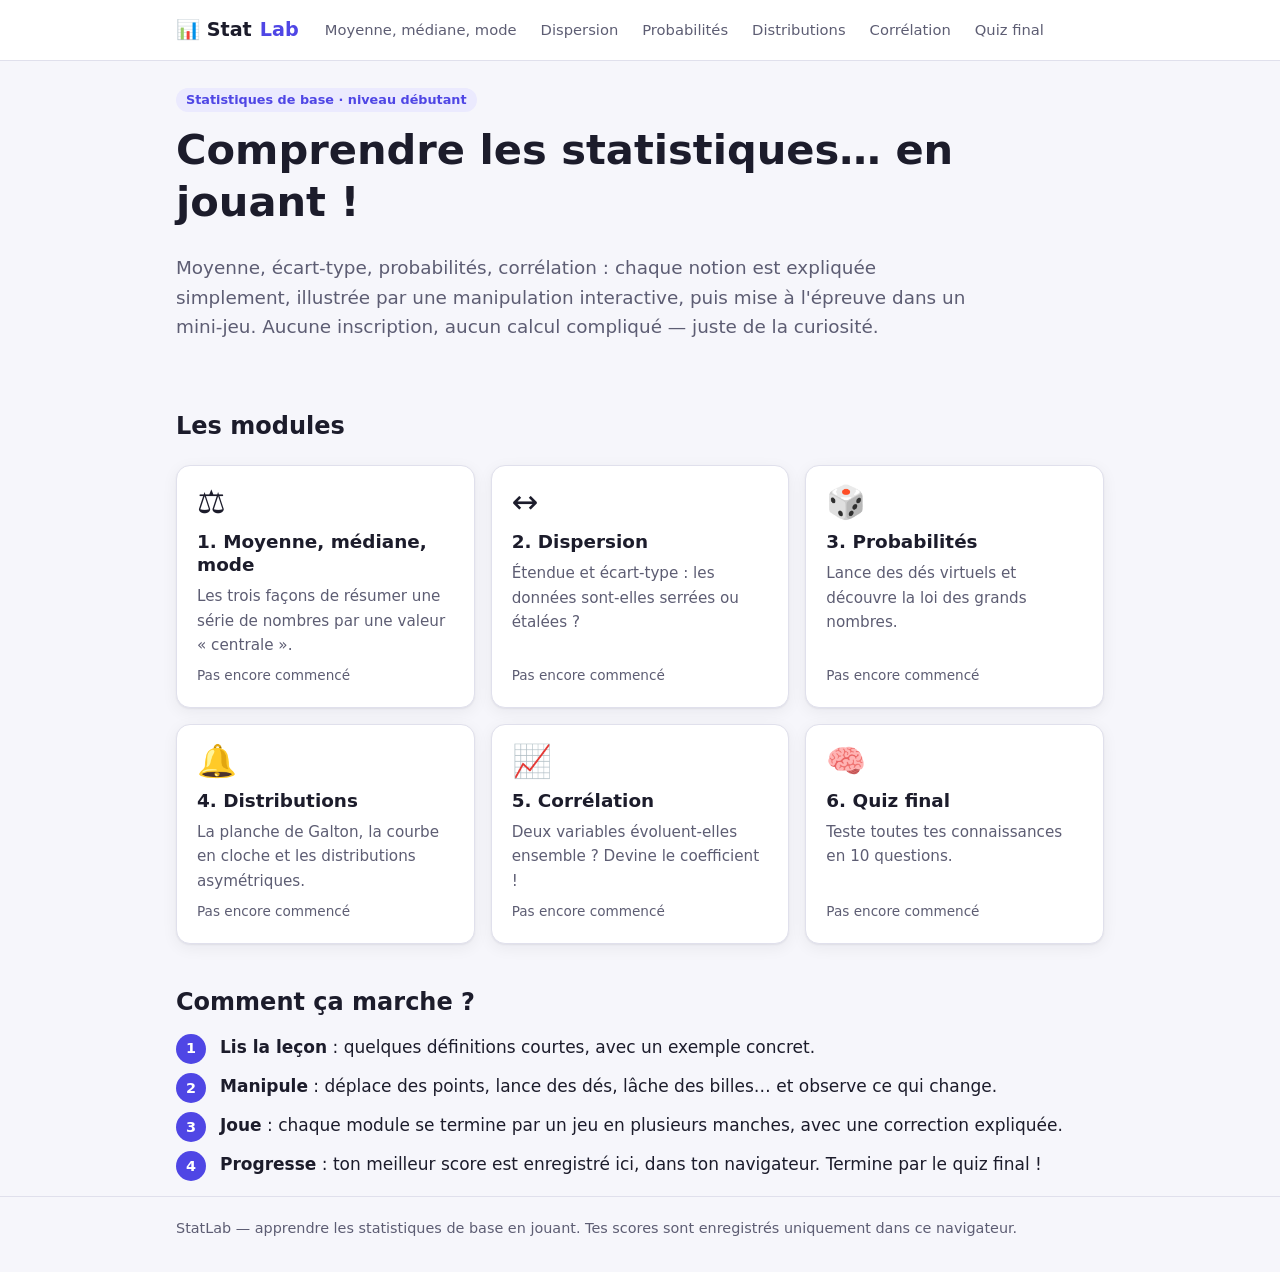
<file: index.html>
<!doctype html>
<html lang="fr">
<head>
  <meta charset="utf-8">
  <meta name="viewport" content="width=device-width, initial-scale=1">
  <title>StatLab — Les statistiques en jouant</title>
  <meta name="description" content="Apprendre les notions de base des statistiques grâce à des mini-jeux interactifs.">
  <link rel="stylesheet" href="css/style.css">
  <link rel="icon" href="data:image/svg+xml,<svg xmlns='http://www.w3.org/2000/svg' viewBox='0 0 100 100'><text y='.9em' font-size='90'>📊</text></svg>">
</head>
<body>
  <header id="site-header"></header>

  <main class="container">
    <section class="hero">
      <span class="tag">Statistiques de base · niveau débutant</span>
      <h1 style="margin-top:12px">Comprendre les statistiques… en jouant&nbsp;!</h1>
      <p class="lead">
        Moyenne, écart-type, probabilités, corrélation : chaque notion est expliquée simplement,
        illustrée par une manipulation interactive, puis mise à l'épreuve dans un mini-jeu.
        Aucune inscription, aucun calcul compliqué — juste de la curiosité.
      </p>
    </section>

    <section>
      <h2>Les modules</h2>
      <div class="modules" id="modules"></div>
    </section>

    <section>
      <h2>Comment ça marche&nbsp;?</h2>
      <ol class="steps">
        <li><strong>Lis la leçon</strong> : quelques définitions courtes, avec un exemple concret.</li>
        <li><strong>Manipule</strong> : déplace des points, lance des dés, lâche des billes… et observe ce qui change.</li>
        <li><strong>Joue</strong> : chaque module se termine par un jeu en plusieurs manches, avec une correction expliquée.</li>
        <li><strong>Progresse</strong> : ton meilleur score est enregistré ici, dans ton navigateur. Termine par le quiz final&nbsp;!</li>
      </ol>
    </section>
  </main>

  <footer id="site-footer"></footer>

  <script src="js/common.js"></script>
  <script>
    document.addEventListener('DOMContentLoaded', () => {
      const box = document.getElementById('modules');
      MODULES.forEach((m, i) => {
        const best = Progress.best(m.id);
        const badge = best
          ? el('span', { class: 'badge done' }, [`✓ Meilleur score : ${fmt(best.score, 0)} / ${fmt(best.max, 0)}`])
          : el('span', { class: 'badge' }, ['Pas encore commencé']);
        box.append(el('a', { class: 'module-card', href: m.href }, [
          el('span', { class: 'emoji', 'aria-hidden': 'true' }, [m.emoji]),
          el('h3', {}, [`${i + 1}. ${m.titre}`]),
          el('p', {}, [m.resume]),
          badge,
        ]));
      });
    });
  </script>
</body>
</html>
</file>
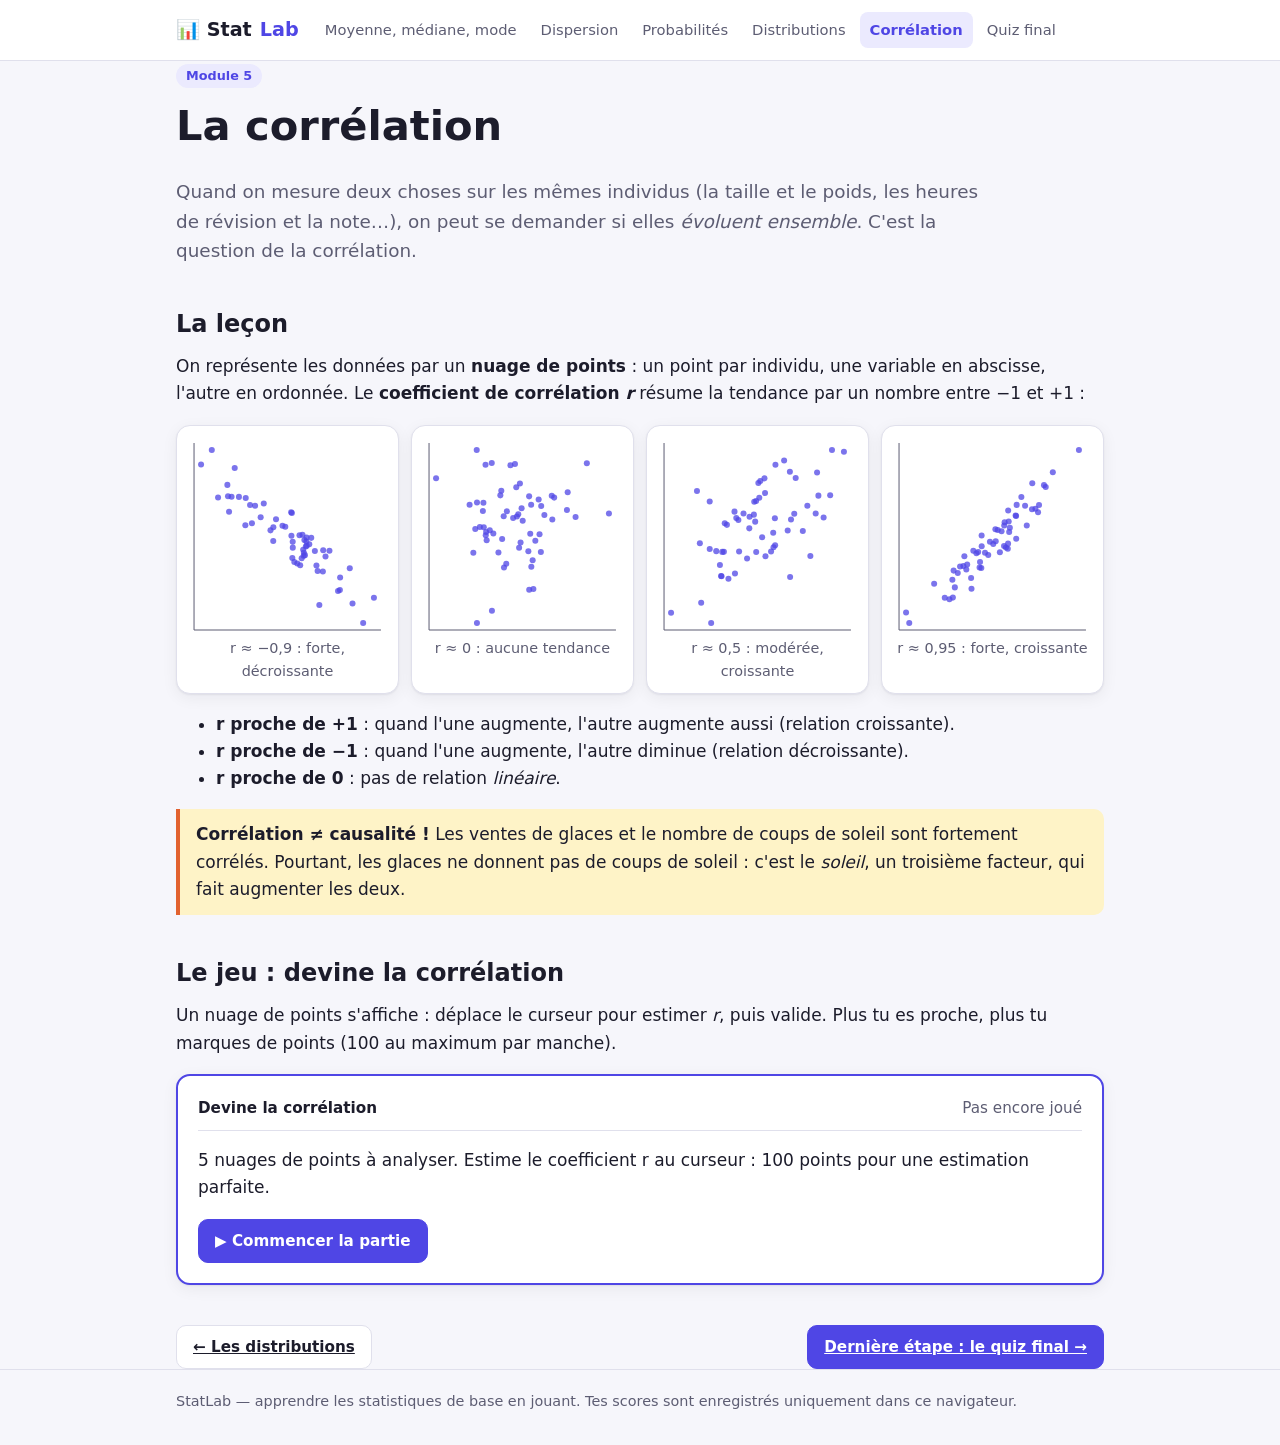
<file: correlation.html>
<!doctype html>
<html lang="fr">
<head>
  <meta charset="utf-8">
  <meta name="viewport" content="width=device-width, initial-scale=1">
  <title>Corrélation — StatLab</title>
  <link rel="stylesheet" href="css/style.css">
  <link rel="icon" href="data:image/svg+xml,<svg xmlns='http://www.w3.org/2000/svg' viewBox='0 0 100 100'><text y='.9em' font-size='90'>📊</text></svg>">
</head>
<body>
  <header id="site-header"></header>

  <main class="container">
    <span class="tag">Module 5</span>
    <h1 style="margin-top:12px">La corrélation</h1>
    <p class="lead">
      Quand on mesure deux choses sur les mêmes individus (la taille et le poids, les heures de révision et la note…),
      on peut se demander si elles <em>évoluent ensemble</em>. C'est la question de la corrélation.
    </p>

    <h2>La leçon</h2>
    <p>
      On représente les données par un <strong>nuage de points</strong>&nbsp;: un point par individu, une variable en abscisse, l'autre en ordonnée.
      Le <strong>coefficient de corrélation <em>r</em></strong> résume la tendance par un nombre entre −1 et +1&nbsp;:
    </p>
    <div class="mini-scatters" id="mini-scatters"></div>
    <ul>
      <li><strong>r proche de +1</strong>&nbsp;: quand l'une augmente, l'autre augmente aussi (relation croissante).</li>
      <li><strong>r proche de −1</strong>&nbsp;: quand l'une augmente, l'autre diminue (relation décroissante).</li>
      <li><strong>r proche de 0</strong>&nbsp;: pas de relation <em>linéaire</em>.</li>
    </ul>

    <div class="callout warn">
      <strong>Corrélation ≠ causalité&nbsp;!</strong> Les ventes de glaces et le nombre de coups de soleil sont fortement corrélés.
      Pourtant, les glaces ne donnent pas de coups de soleil&nbsp;: c'est le <em>soleil</em>, un troisième facteur, qui fait augmenter les deux.
    </div>

    <h2>Le jeu : devine la corrélation</h2>
    <p>
      Un nuage de points s'affiche&nbsp;: déplace le curseur pour estimer <em>r</em>, puis valide.
      Plus tu es proche, plus tu marques de points (100 au maximum par manche).
    </p>
    <div id="game"></div>

    <nav class="next-module">
      <a class="btn" href="distribution.html">← Les distributions</a>
      <a class="btn btn-primary" href="quiz.html">Dernière étape : le quiz final →</a>
    </nav>
  </main>

  <footer id="site-footer"></footer>

  <script src="js/common.js"></script>
  <script src="js/correlation.js"></script>
</body>
</html>
</file>
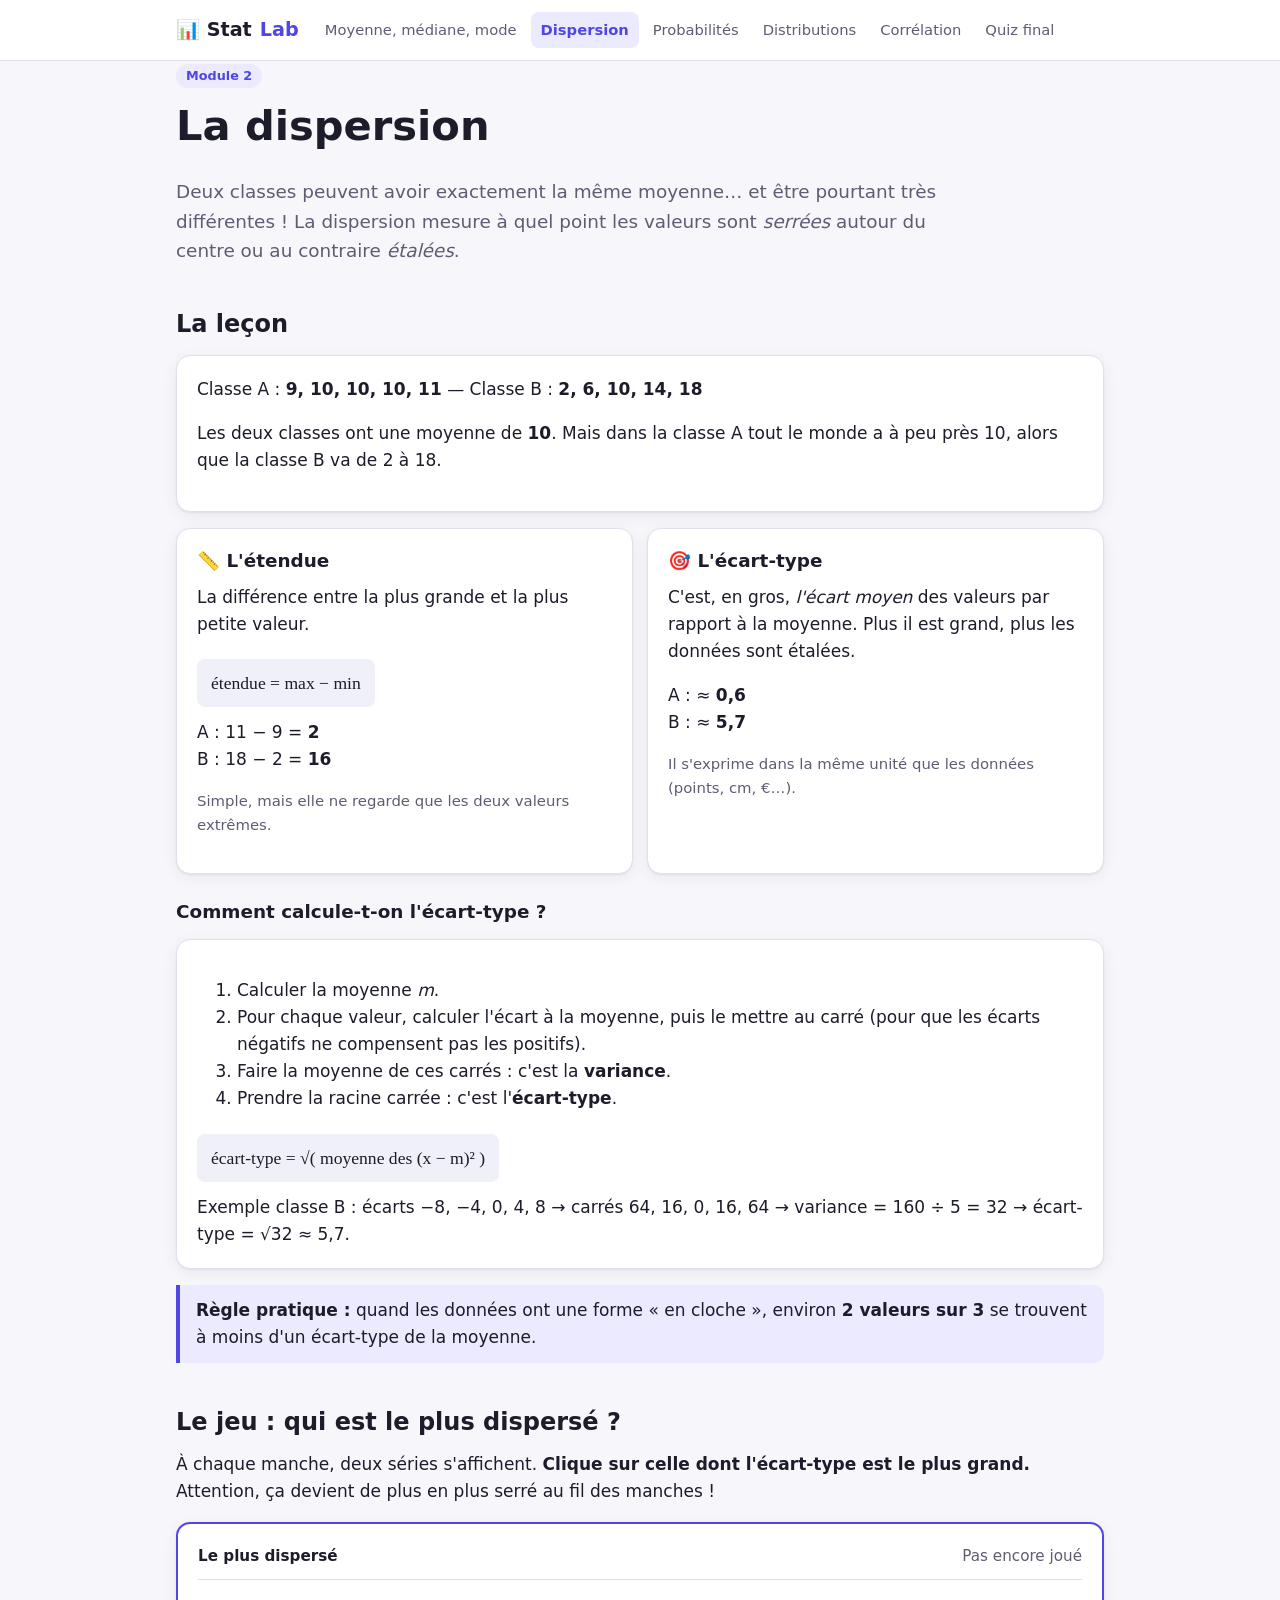
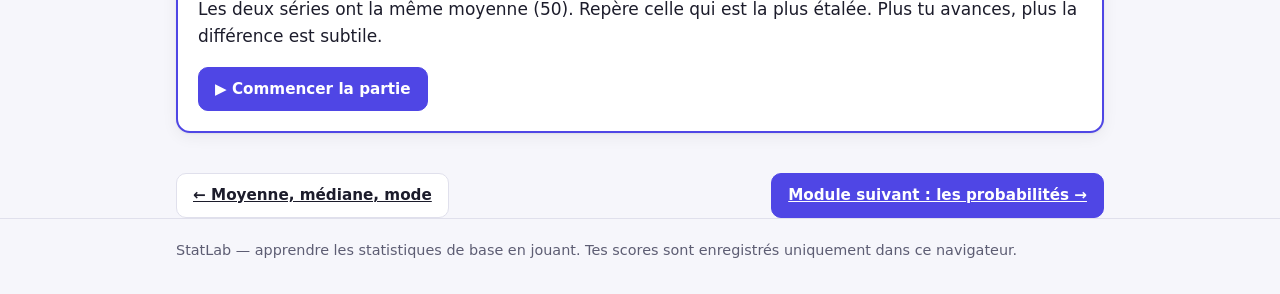
<file: dispersion.html>
<!doctype html>
<html lang="fr">
<head>
  <meta charset="utf-8">
  <meta name="viewport" content="width=device-width, initial-scale=1">
  <title>Dispersion — StatLab</title>
  <link rel="stylesheet" href="css/style.css">
  <link rel="icon" href="data:image/svg+xml,<svg xmlns='http://www.w3.org/2000/svg' viewBox='0 0 100 100'><text y='.9em' font-size='90'>📊</text></svg>">
</head>
<body>
  <header id="site-header"></header>

  <main class="container">
    <span class="tag">Module 2</span>
    <h1 style="margin-top:12px">La dispersion</h1>
    <p class="lead">
      Deux classes peuvent avoir exactement la même moyenne… et être pourtant très différentes&nbsp;!
      La dispersion mesure à quel point les valeurs sont <em>serrées</em> autour du centre ou au contraire <em>étalées</em>.
    </p>

    <h2>La leçon</h2>
    <div class="card">
      <p>Classe A : <strong>9, 10, 10, 10, 11</strong> — Classe B : <strong>2, 6, 10, 14, 18</strong></p>
      <p>Les deux classes ont une moyenne de <strong>10</strong>. Mais dans la classe A tout le monde a à peu près 10, alors que la classe B va de 2 à 18.</p>
    </div>

    <div class="def-grid">
      <div class="card">
        <h3>📏 L'étendue</h3>
        <p>La différence entre la plus grande et la plus petite valeur.</p>
        <div class="formula">étendue = max − min</div>
        <p>A : 11 − 9 = <strong>2</strong><br>B : 18 − 2 = <strong>16</strong></p>
        <p style="font-size:.93rem;color:var(--muted)">Simple, mais elle ne regarde que les deux valeurs extrêmes.</p>
      </div>
      <div class="card">
        <h3>🎯 L'écart-type</h3>
        <p>C'est, en gros, <em>l'écart moyen</em> des valeurs par rapport à la moyenne. Plus il est grand, plus les données sont étalées.</p>
        <p>A : ≈ <strong>0,6</strong><br>B : ≈ <strong>5,7</strong></p>
        <p style="font-size:.93rem;color:var(--muted)">Il s'exprime dans la même unité que les données (points, cm, €…).</p>
      </div>
    </div>

    <h3>Comment calcule-t-on l'écart-type&nbsp;?</h3>
    <div class="card">
      <ol>
        <li>Calculer la moyenne <em>m</em>.</li>
        <li>Pour chaque valeur, calculer l'écart à la moyenne, puis le mettre au carré (pour que les écarts négatifs ne compensent pas les positifs).</li>
        <li>Faire la moyenne de ces carrés&nbsp;: c'est la <strong>variance</strong>.</li>
        <li>Prendre la racine carrée&nbsp;: c'est l'<strong>écart-type</strong>.</li>
      </ol>
      <div class="formula">écart-type = √( moyenne des (x − m)² )</div>
      <p style="margin:0">Exemple classe B&nbsp;: écarts −8, −4, 0, 4, 8 → carrés 64, 16, 0, 16, 64 → variance = 160 ÷ 5 = 32 → écart-type = √32 ≈ 5,7.</p>
    </div>

    <div class="callout">
      <strong>Règle pratique&nbsp;:</strong> quand les données ont une forme « en cloche », environ <strong>2 valeurs sur 3</strong>
      se trouvent à moins d'un écart-type de la moyenne.
    </div>

    <h2>Le jeu : qui est le plus dispersé&nbsp;?</h2>
    <p>
      À chaque manche, deux séries s'affichent. <strong>Clique sur celle dont l'écart-type est le plus grand.</strong>
      Attention, ça devient de plus en plus serré au fil des manches&nbsp;!
    </p>
    <div id="game"></div>

    <nav class="next-module">
      <a class="btn" href="moyenne.html">← Moyenne, médiane, mode</a>
      <a class="btn btn-primary" href="probabilites.html">Module suivant : les probabilités →</a>
    </nav>
  </main>

  <footer id="site-footer"></footer>

  <script src="js/common.js"></script>
  <script src="js/dispersion.js"></script>
</body>
</html>
</file>
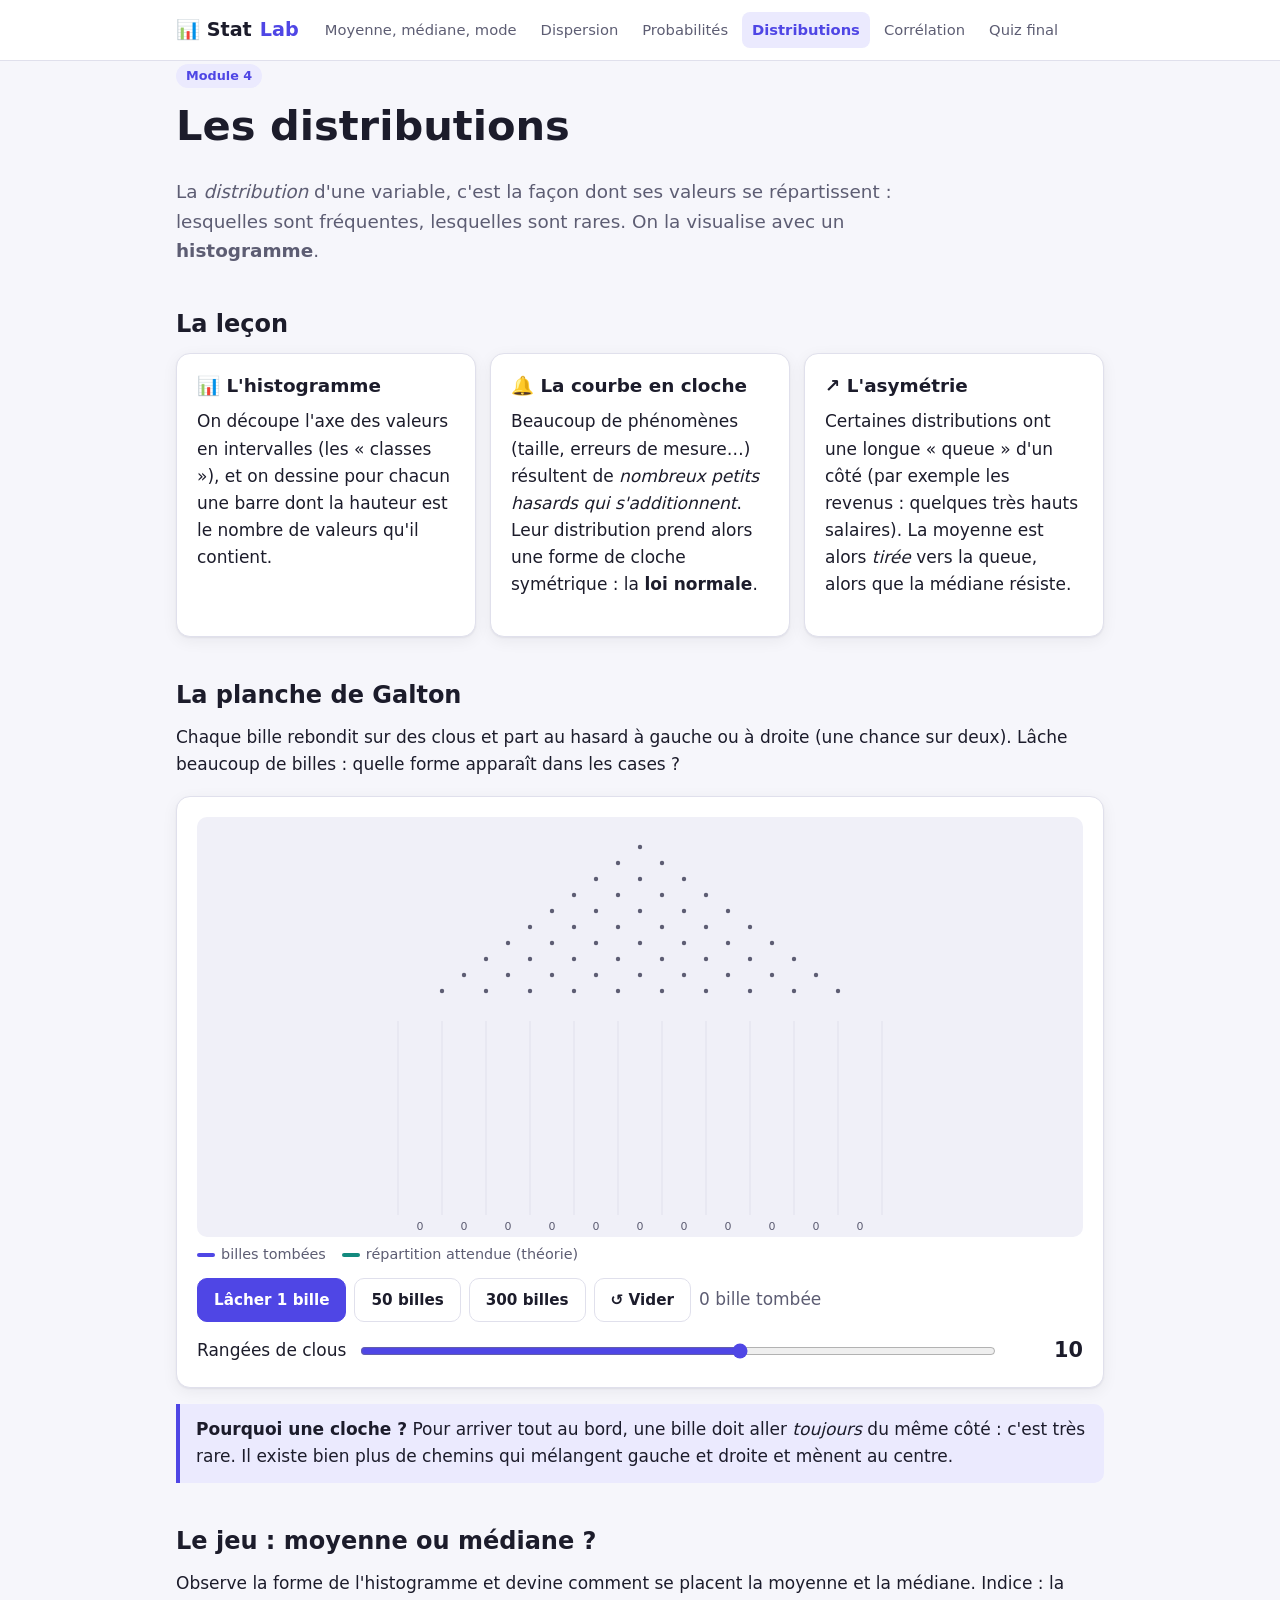
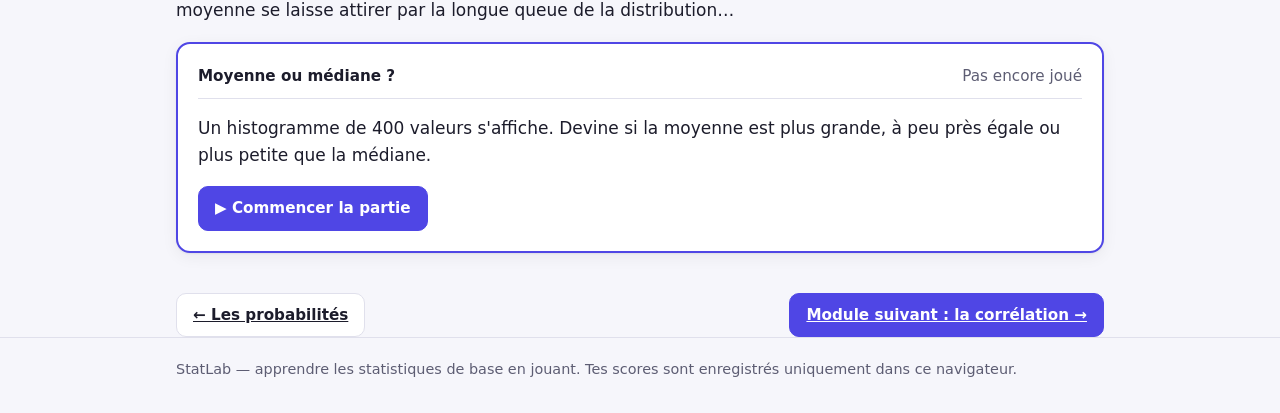
<file: distribution.html>
<!doctype html>
<html lang="fr">
<head>
  <meta charset="utf-8">
  <meta name="viewport" content="width=device-width, initial-scale=1">
  <title>Distributions — StatLab</title>
  <link rel="stylesheet" href="css/style.css">
  <link rel="icon" href="data:image/svg+xml,<svg xmlns='http://www.w3.org/2000/svg' viewBox='0 0 100 100'><text y='.9em' font-size='90'>📊</text></svg>">
</head>
<body>
  <header id="site-header"></header>

  <main class="container">
    <span class="tag">Module 4</span>
    <h1 style="margin-top:12px">Les distributions</h1>
    <p class="lead">
      La <em>distribution</em> d'une variable, c'est la façon dont ses valeurs se répartissent&nbsp;:
      lesquelles sont fréquentes, lesquelles sont rares. On la visualise avec un <strong>histogramme</strong>.
    </p>

    <h2>La leçon</h2>
    <div class="def-grid">
      <div class="card">
        <h3>📊 L'histogramme</h3>
        <p>On découpe l'axe des valeurs en intervalles (les « classes »), et on dessine pour chacun une barre dont la hauteur est le nombre de valeurs qu'il contient.</p>
      </div>
      <div class="card">
        <h3>🔔 La courbe en cloche</h3>
        <p>Beaucoup de phénomènes (taille, erreurs de mesure…) résultent de <em>nombreux petits hasards qui s'additionnent</em>. Leur distribution prend alors une forme de cloche symétrique&nbsp;: la <strong>loi normale</strong>.</p>
      </div>
      <div class="card">
        <h3>↗️ L'asymétrie</h3>
        <p>Certaines distributions ont une longue « queue » d'un côté (par exemple les revenus&nbsp;: quelques très hauts salaires). La moyenne est alors <em>tirée</em> vers la queue, alors que la médiane résiste.</p>
      </div>
    </div>

    <h2>La planche de Galton</h2>
    <p>
      Chaque bille rebondit sur des clous et part au hasard à gauche ou à droite (une chance sur deux).
      Lâche beaucoup de billes&nbsp;: quelle forme apparaît dans les cases&nbsp;?
    </p>
    <div class="card">
      <canvas id="galton" class="galton" height="420" aria-label="Planche de Galton animée"></canvas>
      <div class="legend">
        <span><i style="background:var(--c1)"></i>billes tombées</span>
        <span><i style="background:var(--c3)"></i>répartition attendue (théorie)</span>
      </div>
      <div class="toolbar">
        <button class="btn btn-primary" data-drop="1">Lâcher 1 bille</button>
        <button class="btn" data-drop="50">50 billes</button>
        <button class="btn" data-drop="300">300 billes</button>
        <button class="btn" id="galton-reset">↺ Vider</button>
        <span id="galton-count" style="color:var(--muted)"></span>
      </div>
      <label class="slider-row" for="galton-rows">
        <span style="white-space:nowrap">Rangées de clous</span>
        <input type="range" id="galton-rows" min="4" max="14" value="10">
        <output id="galton-rows-out">10</output>
      </label>
    </div>
    <div class="callout">
      <strong>Pourquoi une cloche&nbsp;?</strong> Pour arriver tout au bord, une bille doit aller <em>toujours</em> du même côté&nbsp;: c'est très rare.
      Il existe bien plus de chemins qui mélangent gauche et droite et mènent au centre.
    </div>

    <h2>Le jeu : moyenne ou médiane&nbsp;?</h2>
    <p>
      Observe la forme de l'histogramme et devine comment se placent la moyenne et la médiane.
      Indice&nbsp;: la moyenne se laisse attirer par la longue queue de la distribution…
    </p>
    <div id="game"></div>

    <nav class="next-module">
      <a class="btn" href="probabilites.html">← Les probabilités</a>
      <a class="btn btn-primary" href="correlation.html">Module suivant : la corrélation →</a>
    </nav>
  </main>

  <footer id="site-footer"></footer>

  <script src="js/common.js"></script>
  <script src="js/distribution.js"></script>
</body>
</html>
</file>
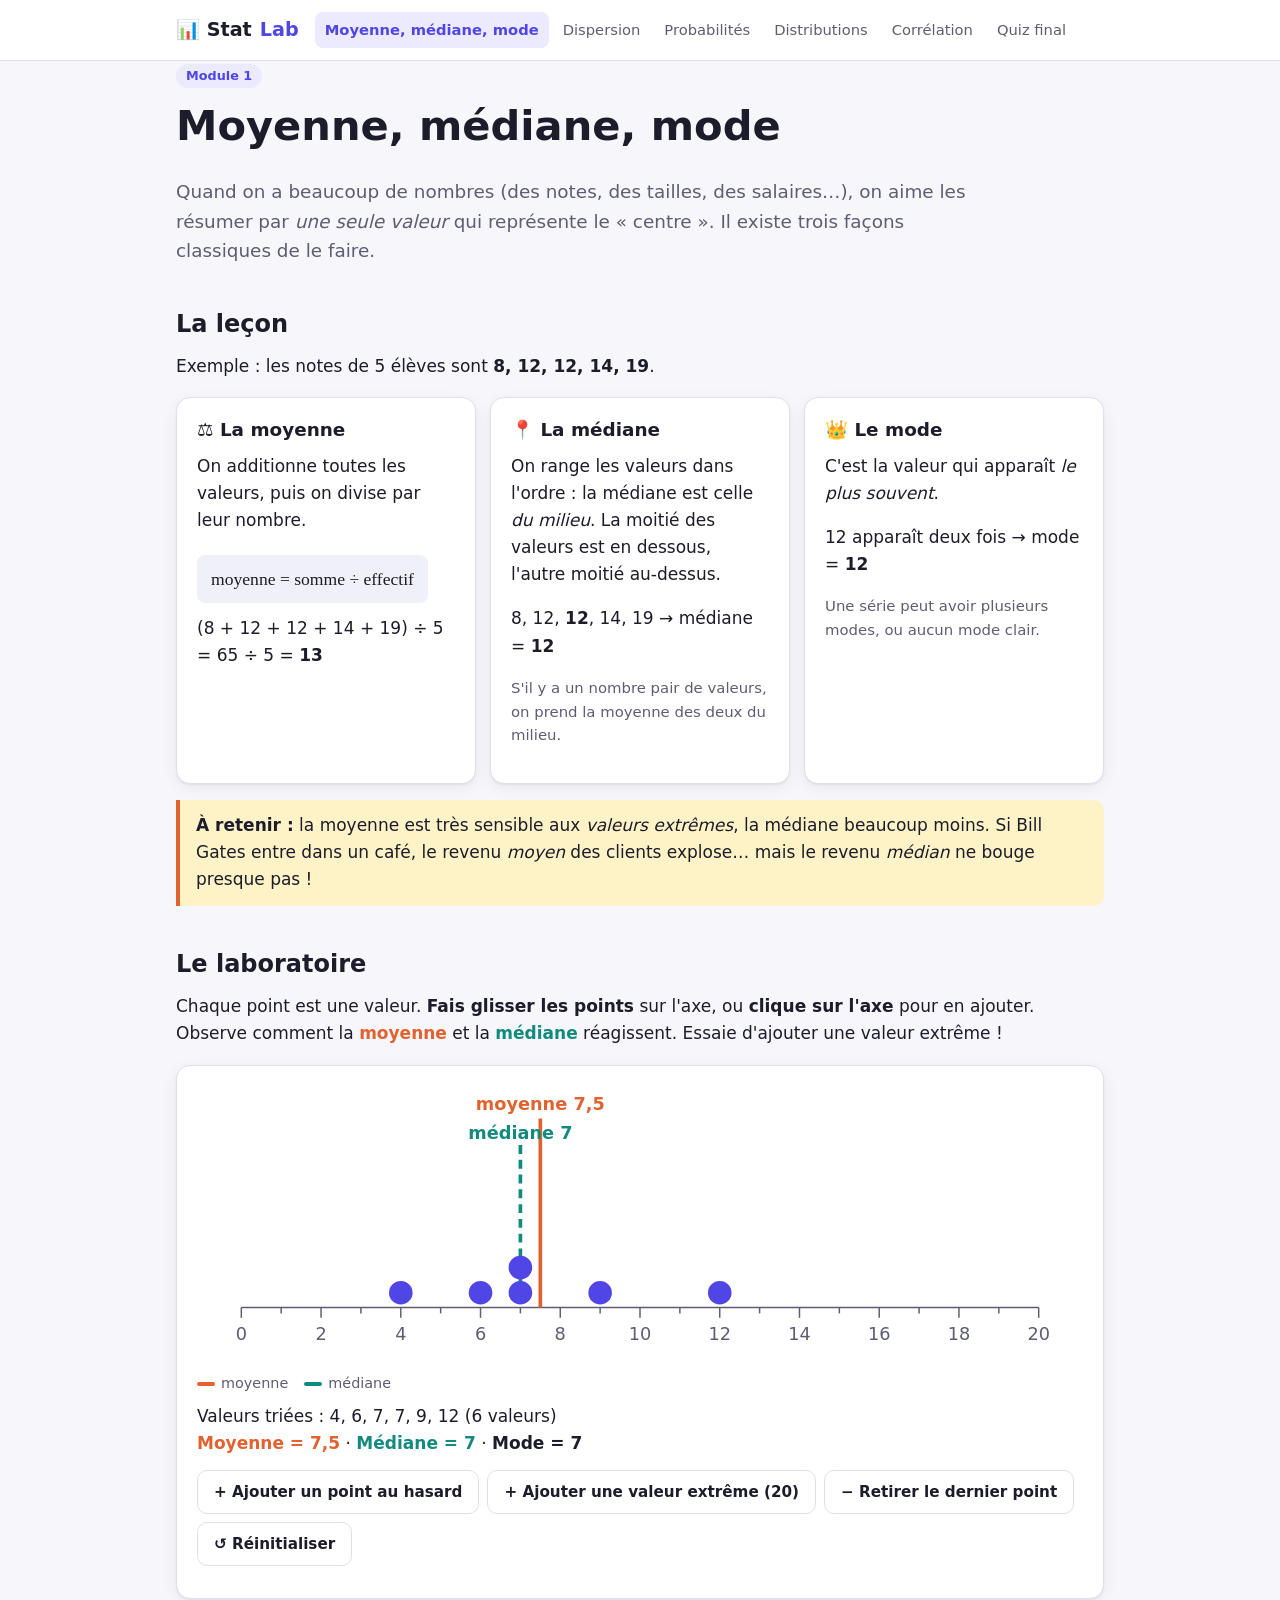
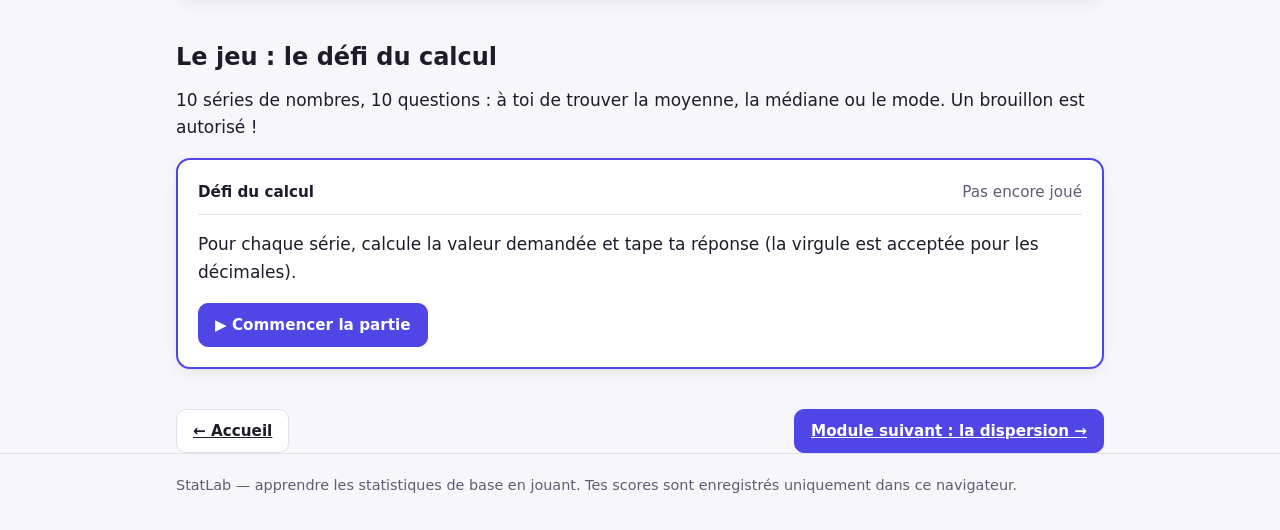
<file: moyenne.html>
<!doctype html>
<html lang="fr">
<head>
  <meta charset="utf-8">
  <meta name="viewport" content="width=device-width, initial-scale=1">
  <title>Moyenne, médiane, mode — StatLab</title>
  <link rel="stylesheet" href="css/style.css">
  <link rel="icon" href="data:image/svg+xml,<svg xmlns='http://www.w3.org/2000/svg' viewBox='0 0 100 100'><text y='.9em' font-size='90'>📊</text></svg>">
</head>
<body>
  <header id="site-header"></header>

  <main class="container">
    <span class="tag">Module 1</span>
    <h1 style="margin-top:12px">Moyenne, médiane, mode</h1>
    <p class="lead">
      Quand on a beaucoup de nombres (des notes, des tailles, des salaires…), on aime les résumer
      par <em>une seule valeur</em> qui représente le « centre ». Il existe trois façons classiques de le faire.
    </p>

    <h2>La leçon</h2>
    <p>Exemple : les notes de 5 élèves sont <strong>8, 12, 12, 14, 19</strong>.</p>
    <div class="def-grid">
      <div class="card">
        <h3>⚖️ La moyenne</h3>
        <p>On additionne toutes les valeurs, puis on divise par leur nombre.</p>
        <div class="formula">moyenne = somme ÷ effectif</div>
        <p>(8 + 12 + 12 + 14 + 19) ÷ 5 = 65 ÷ 5 = <strong>13</strong></p>
      </div>
      <div class="card">
        <h3>📍 La médiane</h3>
        <p>On range les valeurs dans l'ordre&nbsp;: la médiane est celle <em>du milieu</em>. La moitié des valeurs est en dessous, l'autre moitié au-dessus.</p>
        <p>8, 12, <strong>12</strong>, 14, 19 → médiane = <strong>12</strong></p>
        <p style="font-size:.93rem;color:var(--muted)">S'il y a un nombre pair de valeurs, on prend la moyenne des deux du milieu.</p>
      </div>
      <div class="card">
        <h3>👑 Le mode</h3>
        <p>C'est la valeur qui apparaît <em>le plus souvent</em>.</p>
        <p>12 apparaît deux fois → mode = <strong>12</strong></p>
        <p style="font-size:.93rem;color:var(--muted)">Une série peut avoir plusieurs modes, ou aucun mode clair.</p>
      </div>
    </div>

    <div class="callout warn">
      <strong>À retenir&nbsp;:</strong> la moyenne est très sensible aux <em>valeurs extrêmes</em>, la médiane beaucoup moins.
      Si Bill Gates entre dans un café, le revenu <em>moyen</em> des clients explose… mais le revenu <em>médian</em> ne bouge presque pas&nbsp;!
    </div>

    <h2>Le laboratoire</h2>
    <p>
      Chaque point est une valeur. <strong>Fais glisser les points</strong> sur l'axe, ou <strong>clique sur l'axe</strong> pour en ajouter.
      Observe comment la <b style="color:var(--c2)">moyenne</b> et la <b style="color:var(--c3)">médiane</b> réagissent.
      Essaie d'ajouter une valeur extrême&nbsp;!
    </p>
    <div class="card">
      <svg id="lab-svg" class="chart" viewBox="0 0 600 190" role="img" aria-label="Axe de 0 à 20 avec des points déplaçables"></svg>
      <div class="legend">
        <span><i style="background:var(--c2)"></i>moyenne</span>
        <span><i style="background:var(--c3)"></i>médiane</span>
      </div>
      <div class="stats-line" id="lab-stats"></div>
      <div class="toolbar">
        <button class="btn" id="lab-add">+ Ajouter un point au hasard</button>
        <button class="btn" id="lab-extreme">+ Ajouter une valeur extrême (20)</button>
        <button class="btn" id="lab-remove">− Retirer le dernier point</button>
        <button class="btn" id="lab-reset">↺ Réinitialiser</button>
      </div>
    </div>

    <h2>Le jeu : le défi du calcul</h2>
    <p>10 séries de nombres, 10 questions&nbsp;: à toi de trouver la moyenne, la médiane ou le mode. Un brouillon est autorisé&nbsp;!</p>
    <div id="game"></div>

    <nav class="next-module">
      <a class="btn" href="index.html">← Accueil</a>
      <a class="btn btn-primary" href="dispersion.html">Module suivant : la dispersion →</a>
    </nav>
  </main>

  <footer id="site-footer"></footer>

  <script src="js/common.js"></script>
  <script src="js/moyenne.js"></script>
</body>
</html>
</file>
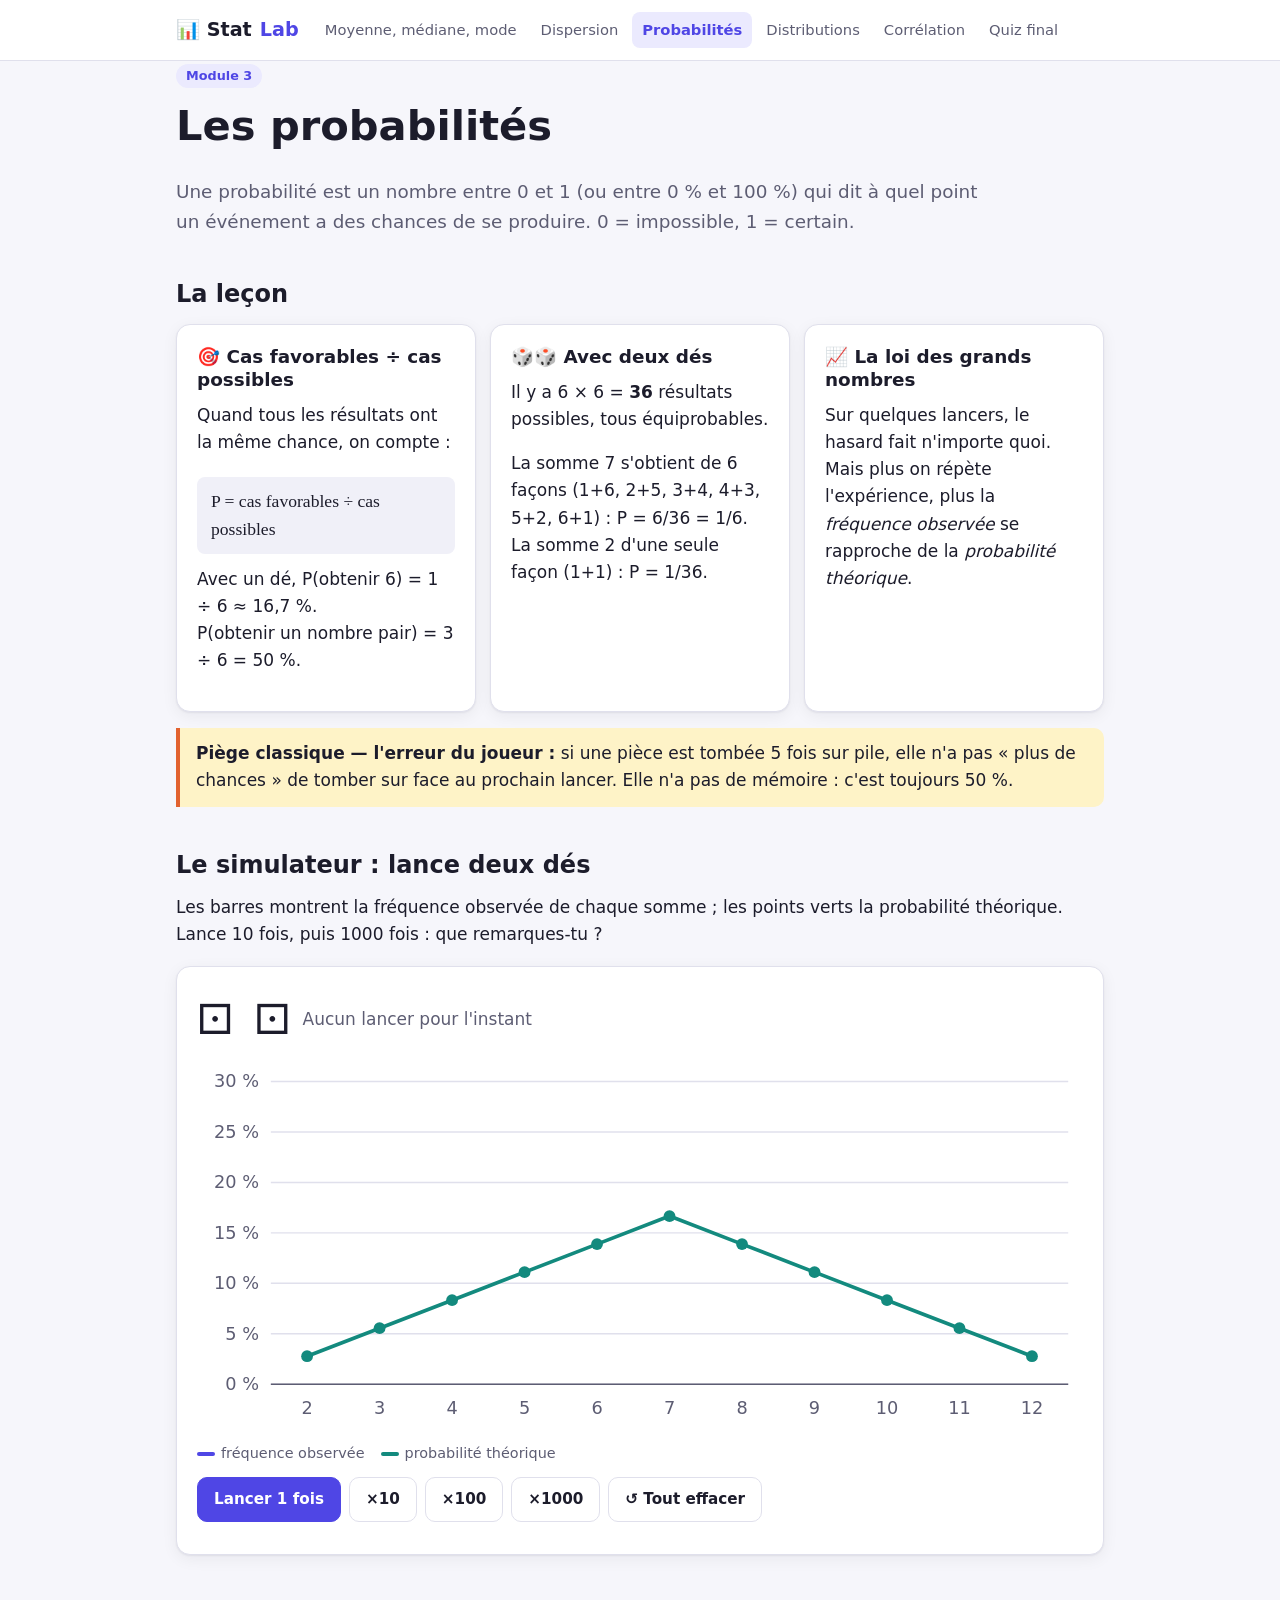
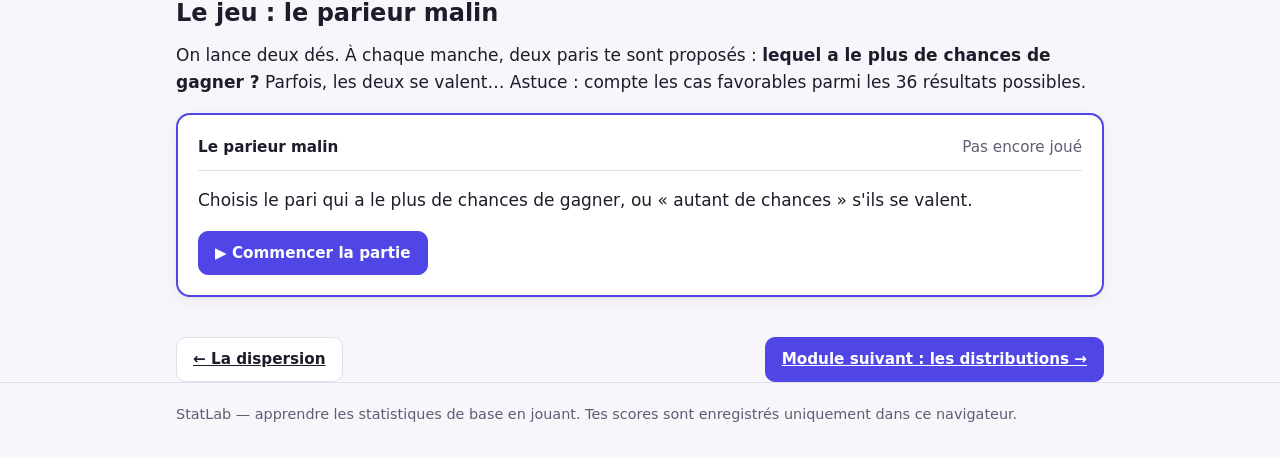
<file: probabilites.html>
<!doctype html>
<html lang="fr">
<head>
  <meta charset="utf-8">
  <meta name="viewport" content="width=device-width, initial-scale=1">
  <title>Probabilités — StatLab</title>
  <link rel="stylesheet" href="css/style.css">
  <link rel="icon" href="data:image/svg+xml,<svg xmlns='http://www.w3.org/2000/svg' viewBox='0 0 100 100'><text y='.9em' font-size='90'>📊</text></svg>">
</head>
<body>
  <header id="site-header"></header>

  <main class="container">
    <span class="tag">Module 3</span>
    <h1 style="margin-top:12px">Les probabilités</h1>
    <p class="lead">
      Une probabilité est un nombre entre 0 et 1 (ou entre 0&nbsp;% et 100&nbsp;%) qui dit à quel point un événement a des chances de se produire.
      0 = impossible, 1 = certain.
    </p>

    <h2>La leçon</h2>
    <div class="def-grid">
      <div class="card">
        <h3>🎯 Cas favorables ÷ cas possibles</h3>
        <p>Quand tous les résultats ont la même chance, on compte&nbsp;:</p>
        <div class="formula">P = cas favorables ÷ cas possibles</div>
        <p>Avec un dé, P(obtenir 6) = 1 ÷ 6 ≈ 16,7&nbsp;%.<br>P(obtenir un nombre pair) = 3 ÷ 6 = 50&nbsp;%.</p>
      </div>
      <div class="card">
        <h3>🎲🎲 Avec deux dés</h3>
        <p>Il y a 6 × 6 = <strong>36</strong> résultats possibles, tous équiprobables.</p>
        <p>La somme 7 s'obtient de 6 façons (1+6, 2+5, 3+4, 4+3, 5+2, 6+1)&nbsp;: P = 6/36 = 1/6.<br>
        La somme 2 d'une seule façon (1+1)&nbsp;: P = 1/36.</p>
      </div>
      <div class="card">
        <h3>📈 La loi des grands nombres</h3>
        <p>Sur quelques lancers, le hasard fait n'importe quoi. Mais plus on répète l'expérience,
          plus la <em>fréquence observée</em> se rapproche de la <em>probabilité théorique</em>.</p>
      </div>
    </div>

    <div class="callout warn">
      <strong>Piège classique — l'erreur du joueur&nbsp;:</strong> si une pièce est tombée 5 fois sur pile,
      elle n'a pas « plus de chances » de tomber sur face au prochain lancer. Elle n'a pas de mémoire&nbsp;: c'est toujours 50&nbsp;%.
    </div>

    <h2>Le simulateur : lance deux dés</h2>
    <p>
      Les barres montrent la fréquence observée de chaque somme&nbsp;; les points verts la probabilité théorique.
      Lance 10 fois, puis 1000 fois&nbsp;: que remarques-tu&nbsp;?
    </p>
    <div class="card">
      <div class="toolbar">
        <span class="dice" id="sim-dice" aria-live="polite">⚀ ⚀</span>
        <span id="sim-count" style="color:var(--muted)"></span>
      </div>
      <svg id="sim-svg" class="chart" viewBox="0 0 600 260" role="img" aria-label="Fréquences des sommes de deux dés"></svg>
      <div class="legend">
        <span><i style="background:var(--c1)"></i>fréquence observée</span>
        <span><i style="background:var(--c3)"></i>probabilité théorique</span>
      </div>
      <div class="toolbar">
        <button class="btn btn-primary" data-roll="1">Lancer 1 fois</button>
        <button class="btn" data-roll="10">×10</button>
        <button class="btn" data-roll="100">×100</button>
        <button class="btn" data-roll="1000">×1000</button>
        <button class="btn" id="sim-reset">↺ Tout effacer</button>
      </div>
    </div>

    <h2>Le jeu : le parieur malin</h2>
    <p>
      On lance deux dés. À chaque manche, deux paris te sont proposés&nbsp;: <strong>lequel a le plus de chances de gagner&nbsp;?</strong>
      Parfois, les deux se valent… Astuce&nbsp;: compte les cas favorables parmi les 36 résultats possibles.
    </p>
    <div id="game"></div>

    <nav class="next-module">
      <a class="btn" href="dispersion.html">← La dispersion</a>
      <a class="btn btn-primary" href="distribution.html">Module suivant : les distributions →</a>
    </nav>
  </main>

  <footer id="site-footer"></footer>

  <script src="js/common.js"></script>
  <script src="js/probabilites.js"></script>
</body>
</html>
</file>
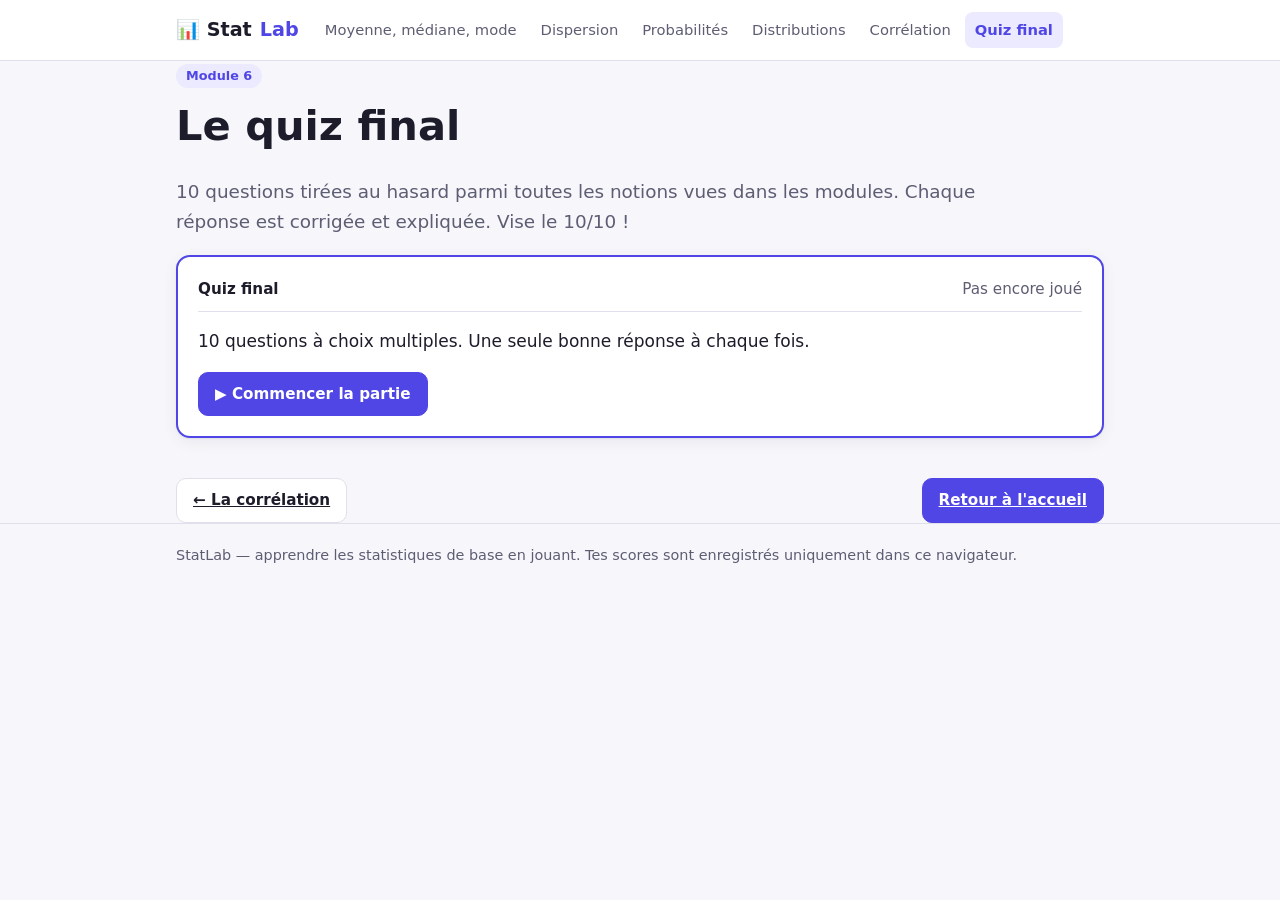
<file: quiz.html>
<!doctype html>
<html lang="fr">
<head>
  <meta charset="utf-8">
  <meta name="viewport" content="width=device-width, initial-scale=1">
  <title>Quiz final — StatLab</title>
  <link rel="stylesheet" href="css/style.css">
  <link rel="icon" href="data:image/svg+xml,<svg xmlns='http://www.w3.org/2000/svg' viewBox='0 0 100 100'><text y='.9em' font-size='90'>📊</text></svg>">
</head>
<body>
  <header id="site-header"></header>

  <main class="container">
    <span class="tag">Module 6</span>
    <h1 style="margin-top:12px">Le quiz final</h1>
    <p class="lead">
      10 questions tirées au hasard parmi toutes les notions vues dans les modules.
      Chaque réponse est corrigée et expliquée. Vise le 10/10&nbsp;!
    </p>

    <div id="game"></div>

    <nav class="next-module">
      <a class="btn" href="correlation.html">← La corrélation</a>
      <a class="btn btn-primary" href="index.html">Retour à l'accueil</a>
    </nav>
  </main>

  <footer id="site-footer"></footer>

  <script src="js/common.js"></script>
  <script src="js/quiz.js"></script>
</body>
</html>
</file>
<file: css/style.css>
/* ==========================================================
   StatLab — feuille de style commune
   ========================================================== */

:root {
  --bg: #f6f6fb;
  --surface: #ffffff;
  --surface-2: #f0f0f8;
  --text: #1c1c2b;
  --muted: #5d5d73;
  --border: #e0e0ec;
  --accent: #4f46e5;
  --accent-text: #ffffff;
  --accent-soft: #ebeafe;
  --c1: #4f46e5;   /* série principale */
  --c2: #e2622f;   /* moyenne / série B */
  --c3: #138a7e;   /* médiane / théorie */
  --ok: #15803d;
  --ok-soft: #dcfce7;
  --mid: #a16207;
  --mid-soft: #fef3c7;
  --bad: #b91c1c;
  --bad-soft: #fee2e2;
  --shadow: 0 1px 2px rgba(20, 20, 40, .06), 0 4px 16px rgba(20, 20, 40, .06);
  --radius: 14px;
  color-scheme: light;
}

@media (prefers-color-scheme: dark) {
  :root:not([data-theme="light"]) {
    --bg: #12121a;
    --surface: #1c1c27;
    --surface-2: #252533;
    --text: #ececf4;
    --muted: #a3a3b8;
    --border: #33334a;
    --accent: #8b85ff;
    --accent-text: #12121a;
    --accent-soft: #2a2850;
    --c1: #8b85ff;
    --c2: #ff8a5c;
    --c3: #3fcfbf;
    --ok: #4ade80;
    --ok-soft: #14301f;
    --mid: #facc15;
    --mid-soft: #33290d;
    --bad: #f87171;
    --bad-soft: #3a1717;
    --shadow: 0 1px 2px rgba(0, 0, 0, .4), 0 4px 16px rgba(0, 0, 0, .3);
    color-scheme: dark;
  }
}

:root[data-theme="dark"] {
  --bg: #12121a;
  --surface: #1c1c27;
  --surface-2: #252533;
  --text: #ececf4;
  --muted: #a3a3b8;
  --border: #33334a;
  --accent: #8b85ff;
  --accent-text: #12121a;
  --accent-soft: #2a2850;
  --c1: #8b85ff;
  --c2: #ff8a5c;
  --c3: #3fcfbf;
  --ok: #4ade80;
  --ok-soft: #14301f;
  --mid: #facc15;
  --mid-soft: #33290d;
  --bad: #f87171;
  --bad-soft: #3a1717;
  --shadow: 0 1px 2px rgba(0, 0, 0, .4), 0 4px 16px rgba(0, 0, 0, .3);
  color-scheme: dark;
}

* { box-sizing: border-box; }

html { -webkit-text-size-adjust: 100%; }

body {
  margin: 0;
  background: var(--bg);
  color: var(--text);
  font-family: system-ui, -apple-system, "Segoe UI", Roboto, "Helvetica Neue", Arial, sans-serif;
  font-size: 17px;
  line-height: 1.6;
}

a { color: var(--accent); }

h1, h2, h3 { line-height: 1.25; margin: 0 0 .6em; }
h1 { font-size: clamp(1.8rem, 4.5vw, 2.6rem); }
h2 { font-size: 1.5rem; margin-top: 1.8em; }
h3 { font-size: 1.15rem; margin-top: 1.4em; }
p { margin: 0 0 1em; }

.container { max-width: 960px; margin: 0 auto; padding: 0 16px; }

/* ---------- En-tête ---------- */
.site-header {
  background: var(--surface);
  border-bottom: 1px solid var(--border);
  position: sticky;
  top: env(safe-area-inset-top, 0px);
  z-index: 10;
}
.site-header .container {
  display: flex;
  align-items: center;
  gap: 16px;
  min-height: 60px;
  flex-wrap: wrap;
}
.logo {
  font-weight: 800;
  font-size: 1.2rem;
  text-decoration: none;
  color: var(--text);
  display: flex;
  align-items: center;
  gap: 8px;
}
.logo span { color: var(--accent); }
.nav {
  display: flex;
  gap: 4px;
  overflow-x: auto;
  flex: 1;
  scrollbar-width: none;
}
.nav::-webkit-scrollbar { display: none; }
.nav a {
  text-decoration: none;
  color: var(--muted);
  padding: 6px 10px;
  border-radius: 8px;
  white-space: nowrap;
  font-size: .92rem;
}
.nav a:hover { background: var(--surface-2); color: var(--text); }
.nav a[aria-current="page"] { background: var(--accent-soft); color: var(--accent); font-weight: 600; }

/* ---------- Contenu ---------- */
main { padding: 32px 0 64px; }

.lead { font-size: 1.15rem; color: var(--muted); max-width: 44em; }

.card {
  background: var(--surface);
  border: 1px solid var(--border);
  border-radius: var(--radius);
  padding: 20px;
  box-shadow: var(--shadow);
  margin: 16px 0;
}

.callout {
  border-left: 4px solid var(--accent);
  background: var(--accent-soft);
  padding: 12px 16px;
  border-radius: 0 10px 10px 0;
  margin: 16px 0;
}
.callout.warn { border-color: var(--c2); background: var(--mid-soft); }

.formula {
  font-family: "Cambria Math", Cambria, Georgia, serif;
  font-size: 1.1rem;
  background: var(--surface-2);
  padding: 10px 14px;
  border-radius: 8px;
  display: inline-block;
  margin: 4px 0 12px;
}

.def-grid {
  display: grid;
  grid-template-columns: repeat(auto-fit, minmax(230px, 1fr));
  gap: 14px;
}
.def-grid .card { margin: 0; }
.def-grid h3 { margin-top: 0; }

.tag {
  display: inline-block;
  font-size: .8rem;
  font-weight: 600;
  padding: 2px 10px;
  border-radius: 999px;
  background: var(--accent-soft);
  color: var(--accent);
}

/* ---------- Accueil ---------- */
.hero { padding: 24px 0 8px; }
.modules {
  display: grid;
  grid-template-columns: repeat(auto-fill, minmax(260px, 1fr));
  gap: 16px;
  margin-top: 24px;
}
.module-card {
  display: flex;
  flex-direction: column;
  gap: 8px;
  text-decoration: none;
  color: var(--text);
  background: var(--surface);
  border: 1px solid var(--border);
  border-radius: var(--radius);
  padding: 20px;
  box-shadow: var(--shadow);
  transition: transform .15s, border-color .15s;
}
.module-card:hover { transform: translateY(-3px); border-color: var(--accent); }
.module-card .emoji { font-size: 2rem; line-height: 1; }
.module-card h3 { margin: 4px 0 0; }
.module-card p { color: var(--muted); margin: 0; font-size: .95rem; flex: 1; }
.module-card .badge { font-size: .85rem; color: var(--muted); }
.module-card .badge.done { color: var(--ok); font-weight: 600; }

.steps { counter-reset: step; list-style: none; padding: 0; }
.steps li { counter-increment: step; position: relative; padding-left: 44px; margin-bottom: 12px; }
.steps li::before {
  content: counter(step);
  position: absolute; left: 0; top: 0;
  width: 30px; height: 30px; border-radius: 50%;
  background: var(--accent); color: var(--accent-text);
  display: grid; place-items: center; font-weight: 700; font-size: .9rem;
}

/* ---------- Boutons & formulaires ---------- */
.btn {
  font: inherit;
  font-size: .95rem;
  font-weight: 600;
  padding: 9px 16px;
  border-radius: 10px;
  border: 1px solid var(--border);
  background: var(--surface);
  color: var(--text);
  cursor: pointer;
  transition: background .15s, border-color .15s;
}
.btn:hover { border-color: var(--accent); }
.btn:focus-visible, input:focus-visible { outline: 3px solid var(--accent); outline-offset: 2px; }
.btn-primary { background: var(--accent); border-color: var(--accent); color: var(--accent-text); }
.btn-primary:hover { filter: brightness(1.08); }
.btn:disabled { opacity: .5; cursor: not-allowed; }

.toolbar { display: flex; flex-wrap: wrap; gap: 8px; margin: 12px 0; align-items: center; }

input[type="text"] {
  font: inherit;
  padding: 9px 12px;
  border-radius: 10px;
  border: 1px solid var(--border);
  background: var(--surface);
  color: var(--text);
  width: 9em;
}
input[type="range"] { width: 100%; accent-color: var(--accent); }

/* ---------- Jeux ---------- */
.game {
  background: var(--surface);
  border: 2px solid var(--accent);
  border-radius: var(--radius);
  padding: 20px;
  box-shadow: var(--shadow);
  margin: 16px 0;
}
.game-status {
  display: flex;
  justify-content: space-between;
  flex-wrap: wrap;
  gap: 8px;
  font-size: .95rem;
  color: var(--muted);
  border-bottom: 1px solid var(--border);
  padding-bottom: 10px;
  margin-bottom: 16px;
}
.game-status strong { color: var(--text); }
.game-body { min-height: 60px; }
.game-question { font-size: 1.15rem; font-weight: 600; margin-bottom: 12px; }
.game-feedback { margin-top: 16px; }
.game-feedback:empty { display: none; }
.game-feedback.ok, .game-feedback.mid, .game-feedback.bad {
  padding: 14px 16px;
  border-radius: 10px;
  display: flex;
  flex-direction: column;
  gap: 10px;
  align-items: flex-start;
}
.game-feedback.ok { background: var(--ok-soft); }
.game-feedback.mid { background: var(--mid-soft); }
.game-feedback.bad { background: var(--bad-soft); }
.game-feedback .verdict { font-weight: 700; }
.game-feedback.ok .verdict { color: var(--ok); }
.game-feedback.mid .verdict { color: var(--mid); }
.game-feedback.bad .verdict { color: var(--bad); }

.numbers {
  display: flex;
  flex-wrap: wrap;
  gap: 8px;
  margin: 8px 0 16px;
}
.numbers span {
  min-width: 44px;
  text-align: center;
  padding: 8px 10px;
  border-radius: 10px;
  background: var(--surface-2);
  font-weight: 700;
  font-size: 1.2rem;
  font-variant-numeric: tabular-nums;
}

.choices { display: grid; gap: 10px; grid-template-columns: repeat(auto-fit, minmax(200px, 1fr)); }
.choice {
  font: inherit;
  text-align: left;
  padding: 12px 14px;
  border-radius: 10px;
  border: 2px solid var(--border);
  background: var(--surface);
  color: var(--text);
  cursor: pointer;
}
.choice:hover:not(:disabled) { border-color: var(--accent); }
.choice:disabled { cursor: default; }
.choice.correct { border-color: var(--ok); background: var(--ok-soft); }
.choice.wrong { border-color: var(--bad); background: var(--bad-soft); }

.pick-grid { display: grid; gap: 12px; grid-template-columns: repeat(auto-fit, minmax(260px, 1fr)); }
.pick {
  font: inherit;
  color: var(--text);
  background: var(--surface);
  border: 2px solid var(--border);
  border-radius: 12px;
  padding: 10px;
  cursor: pointer;
  text-align: left;
}
.pick:hover:not(:disabled) { border-color: var(--accent); }
.pick:disabled { cursor: default; }
.pick.correct { border-color: var(--ok); }
.pick.wrong { border-color: var(--bad); }
.pick .pick-title { font-weight: 700; margin-bottom: 4px; display: block; }

.end-screen { text-align: center; padding: 12px 0; }
.end-screen .big { font-size: 2.6rem; font-weight: 800; color: var(--accent); }

/* ---------- Graphiques SVG ---------- */
.chart { width: 100%; height: auto; display: block; touch-action: none; user-select: none; }
.chart text { fill: var(--muted); font-size: 12px; font-family: inherit; }
.chart .axis { stroke: var(--muted); stroke-width: 1; }
.chart .grid { stroke: var(--border); stroke-width: 1; }
.chart .pt { fill: var(--c1); }
.chart .pt.b { fill: var(--c2); }
.chart .pt.drag { cursor: grab; }
.chart .bar { fill: var(--c1); opacity: .85; }
.chart .theo { fill: none; stroke: var(--c3); stroke-width: 2.5; }
.chart .theo-dot { fill: var(--c3); }
.chart .mean-line { stroke: var(--c2); stroke-width: 2.5; }
.chart .median-line { stroke: var(--c3); stroke-width: 2.5; stroke-dasharray: 6 4; }
.chart .band { fill: var(--c2); opacity: .15; }
.chart .reg { stroke: var(--c2); stroke-width: 2.5; }
.chart text.mean-label { fill: var(--c2); font-weight: 700; }
.chart text.median-label { fill: var(--c3); font-weight: 700; }

.legend { display: flex; flex-wrap: wrap; gap: 16px; font-size: .9rem; color: var(--muted); margin-top: 6px; }
.legend i { display: inline-block; width: 18px; height: 4px; border-radius: 2px; vertical-align: middle; margin-right: 6px; }

.stats-line { font-variant-numeric: tabular-nums; margin-top: 8px; }
.stats-line b.mean { color: var(--c2); }
.stats-line b.median { color: var(--c3); }

.dice { font-size: 2.6rem; line-height: 1; letter-spacing: 4px; }

canvas.galton { width: 100%; display: block; border-radius: 10px; background: var(--surface-2); }

.slider-row { display: flex; align-items: center; gap: 12px; }
.slider-row output { font-weight: 800; font-size: 1.3rem; min-width: 3.5em; text-align: right; font-variant-numeric: tabular-nums; }

.mini-scatters { display: grid; gap: 12px; grid-template-columns: repeat(auto-fit, minmax(160px, 1fr)); }
.mini-scatters figure { margin: 0; text-align: center; font-size: .9rem; color: var(--muted); }

.next-module { display: flex; justify-content: space-between; gap: 12px; flex-wrap: wrap; margin-top: 40px; }

/* ---------- Pied de page ---------- */
.site-footer { border-top: 1px solid var(--border); color: var(--muted); font-size: .9rem; padding: 20px 0 32px; }

@media (max-width: 600px) {
  body { font-size: 16px; }
  .card, .game { padding: 14px; }
  main { padding-top: 20px; }
}

@media (prefers-reduced-motion: reduce) {
  * { transition: none !important; }
}
</file>
